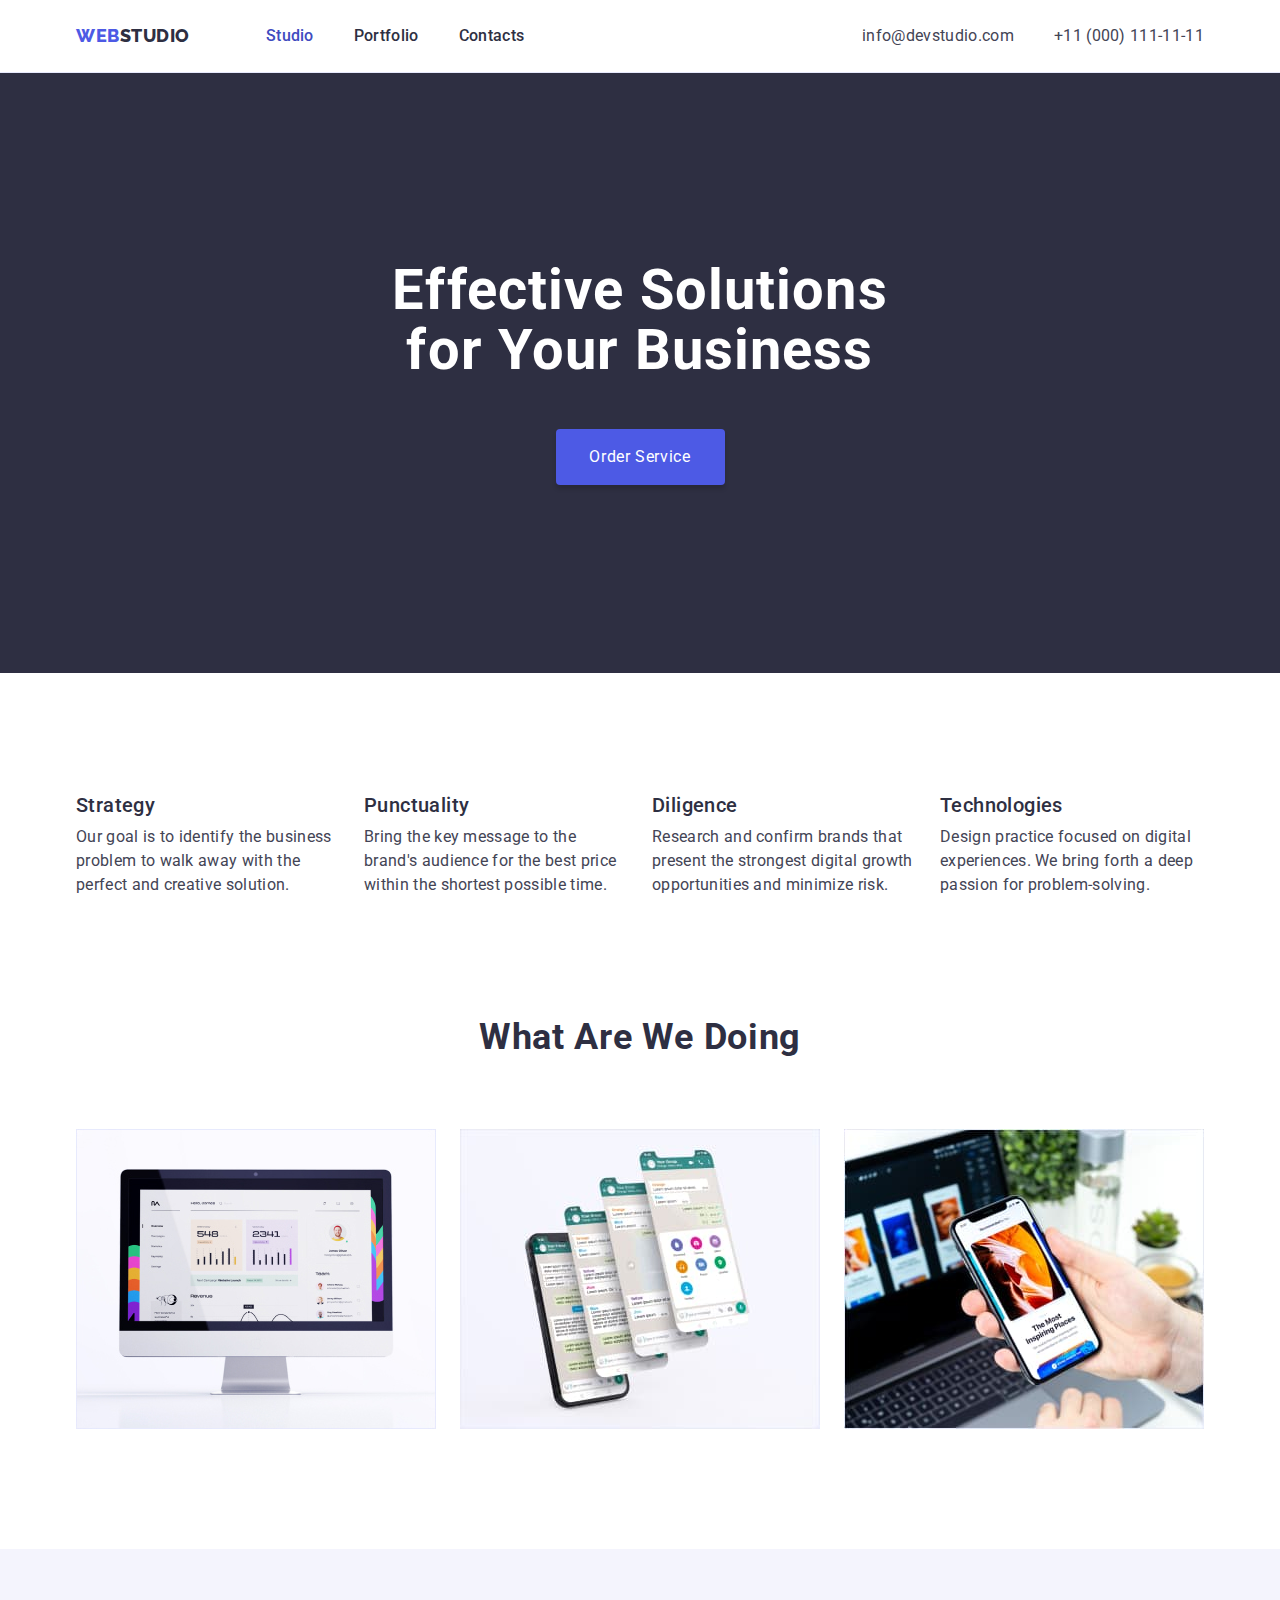
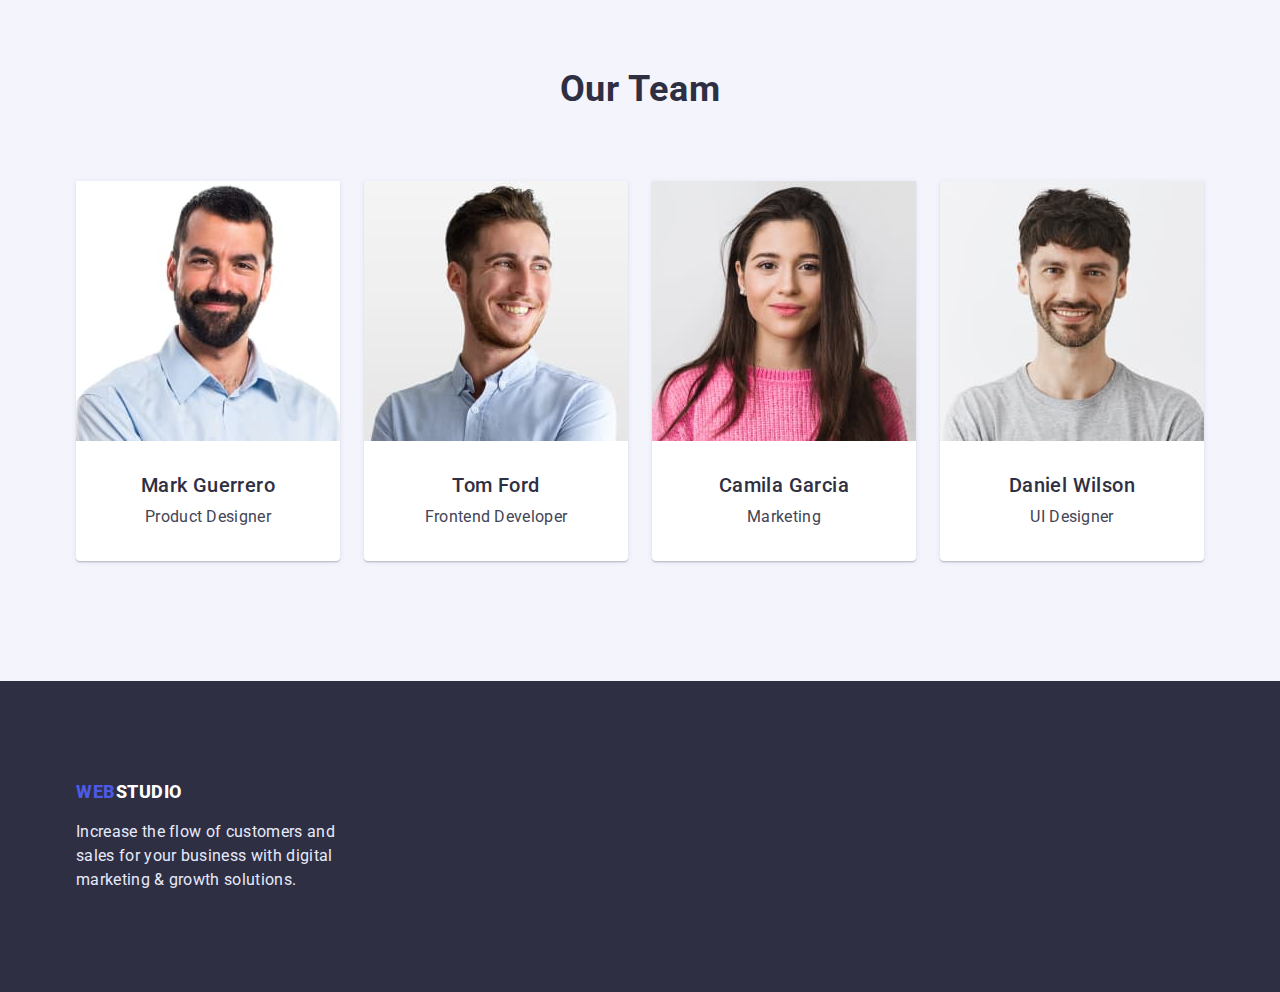
<file: index.html>
<!DOCTYPE html>
<html lang="en">
  <head>
    <meta charset="UTF-8" />
    <meta http-equiv="X-UA-Compatible" content="IE=edge" />
    <meta name="viewport" content="width=device-width, initial-scale=1.0" />
    <link
      href=" https://cdn.jsdelivr.net/npm/modern-normalize@1.1.0/modern-normalize.min.css "
      rel="stylesheet"
    />
    <link rel="stylesheet" href="./css/styles.css" />
    <link rel="preconnect" href="https://fonts.googleapis.com" />
    <link rel="preconnect" href="https://fonts.gstatic.com" crossorigin />
    <link
      href="https://fonts.googleapis.com/css2?family=Raleway:wght@800&family=Roboto:wght@400;500;700;900&display=swap"
      rel="stylesheet"
    />
    <title>WebStudio - Homepage</title>
  </head>
  <body>
    <!-- Header -->
    <header class="header">
      <div class="container header-items">
        <nav class="site-nav">
          <a href="./index.html" class="nav-logo link">
            <span>WEB</span>STUDIO
          </a>
          <ul class="site-nav list">
            <li class="site-nav item">
              <a href="./index.html" class="nav-link link current">Studio</a>
            </li>
            <li class="site-nav item">
              <a href="./portfolio.html" class="nav-link link">Portfolio</a>
            </li>
            <li class="site-nav item">
              <a href="" class="nav-link link">Contacts</a>
            </li>
          </ul>
        </nav>
        <address class="address">
          <ul class="contacts">
            <li class="contacts list">
              <a href="mailto:info@devstudio.com" class="contacts-link link"
                >info@devstudio.com</a
              >
            </li>
            <li class="contacts list">
              <a href="tel:+110001111111" class="contacts-link link"
                >+11 (000) 111-11-11</a
              >
            </li>
          </ul>
        </address>
      </div>
    </header>
    <!-- Hero section -->
    <main>
      <section class="hero">
        <div class="container">
          <h1 class="hero-title">
            Effective Solutions<br />
            for Your Business
          </h1>
          <button type="button" class="hero-button">Order Service</button>
        </div>
      </section>
      <!-- Our strengths section -->
      <section class="section about">
        <div class="container">
          <h2 class="hidden">Our strengths</h2>
          <ul class="about-list">
            <li class="about-item list">
              <h3 class="about-title">Strategy</h3>
              <p class="about-text">
                Our goal is to identify the business problem to walk away with
                the perfect and creative solution.
              </p>
            </li>
            <li class="about-item list">
              <h3 class="about-title">Punctuality</h3>
              <p class="about-text">
                Bring the key message to the brand's audience for the best price
                within the shortest possible time.
              </p>
            </li>
            <li class="about-item list">
              <h3 class="about-title">Diligence</h3>
              <p class="about-text">
                Research and confirm brands that present the strongest digital
                growth opportunities and minimize risk.
              </p>
            </li>
            <li class="about-item list">
              <h3 class="about-title">Technologies</h3>
              <p class="about-text">
                Design practice focused on digital experiences. We bring forth a
                deep passion for problem-solving.
              </p>
            </li>
          </ul>
        </div>
      </section>
      <!-- What are we doing section -->
      <section class="works">
        <div class="container">
          <h2 class="section-title">What are we doing</h2>
          <ul class="works-list list">
            <li class="product-item">
              <img
                class="photo"
                src="./images/wd1.jpg"
                alt="Computer"
                width="360"
                height="300"
              />
            </li>
            <li class="product-item">
              <img
                src="./images/wd2.jpg"
                alt="Phones"
                width="360"
                height="300"
              />
            </li>
            <li class="product-item">
              <img src="./images/wd3.jpg" alt="App" width="360" height="300" />
            </li>
          </ul>
        </div>
      </section>
      <!-- Our Team section -->
      <section class="section team">
        <div class="container team">
          <h2 class="section-title team">Our Team</h2>
          <ul class="team-list">
            <li class="team-item list">
              <img
                src="./images/markguerrero.jpg"
                alt="Mark Guerrero"
                width="264"
                height="260"
              />
              <div class="team-border">
                <h3 class="team-names">Mark Guerrero</h3>
                <p class="team-role">Product Designer</p>
              </div>
            </li>
            <li class="team-item list">
              <img
                src="./images/tomford.jpg"
                alt="Tom Ford"
                width="264"
                height="260"
              />
              <div class="team-border">
                <h3 class="team-names">Tom Ford</h3>
                <p class="team-role">Frontend Developer</p>
              </div>
            </li>
            <li class="team-item list">
              <img
                src="./images/camilagarcia.jpg"
                alt="Camila Garcia"
                width="264"
                height="260"
              />
              <div class="team-border">
                <h3 class="team-names">Camila Garcia</h3>
                <p class="team-role">Marketing</p>
              </div>
            </li>
            <li class="team-item list">
              <img
                src="./images/danielwilson.jpg"
                alt="Daniel Wilson"
                width="264"
                height="260"
              />
              <div class="team-border">
                <h3 class="team-names">Daniel Wilson</h3>
                <p class="team-role">UI Designer</p>
              </div>
            </li>
          </ul>
        </div>
      </section>
    </main>
    <!-- Footer -->
    <footer class="footer">
      <div class="container footer-item">
        <a href="./index.html" class="blue link">
          WEB<span class="white">STUDIO</span>
        </a>

        <p class="footer-text">
          Increase the flow of customers and sales for your business with
          digital marketing & growth solutions.
        </p>
      </div>
    </footer>
  </body>
</html>
</file>
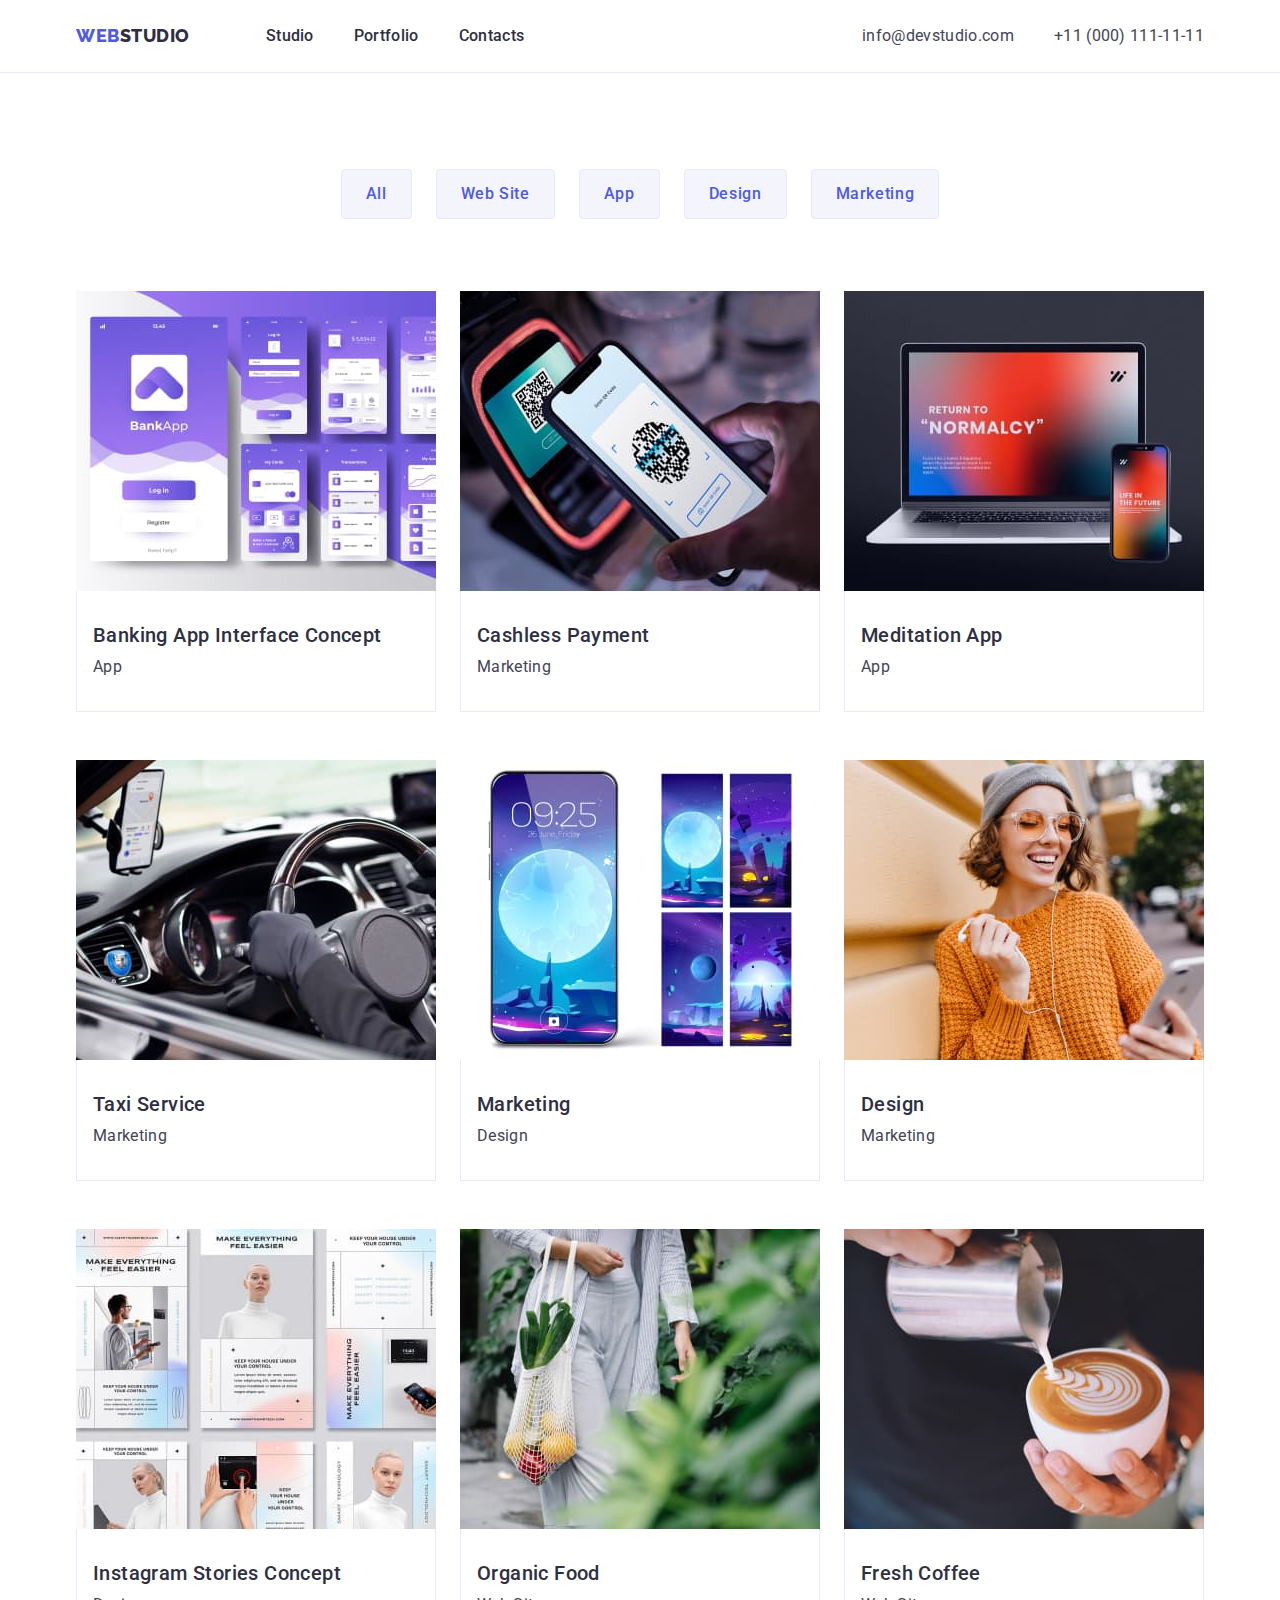
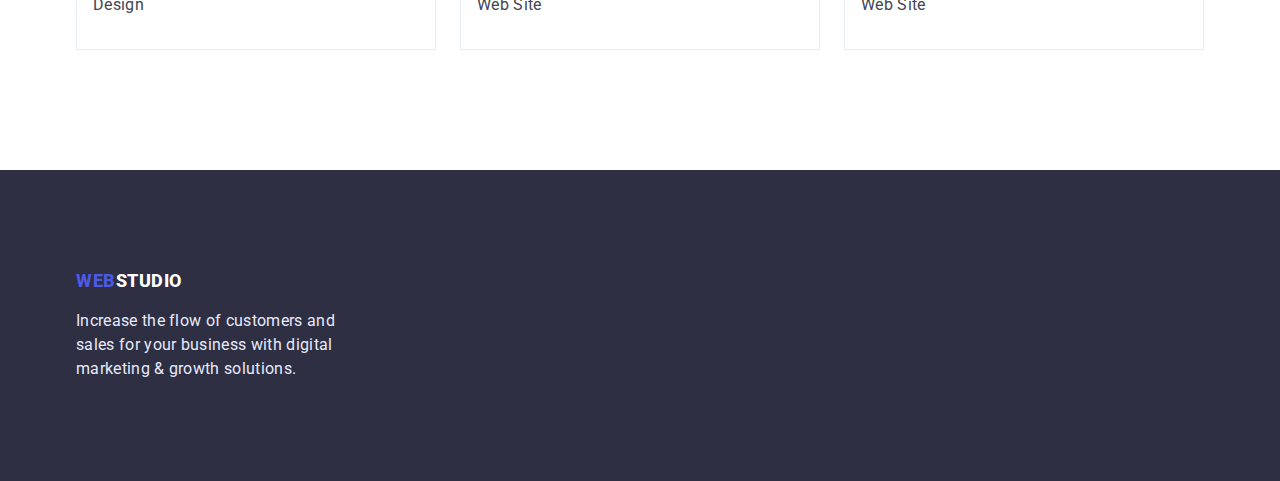
<file: portfolio.html>
<!DOCTYPE html>
<html lang="en">
  <head>
    <meta charset="UTF-8" />
    <meta http-equiv="X-UA-Compatible" content="IE=edge" />
    <meta name="viewport" content="width=device-width, initial-scale=1.0" />
    <link
      href=" https://cdn.jsdelivr.net/npm/modern-normalize@1.1.0/modern-normalize.min.css "
      rel="stylesheet"
    />
    <link rel="stylesheet" href="./css/styles.css" />
    <link rel="preconnect" href="https://fonts.googleapis.com" />
    <link rel="preconnect" href="https://fonts.gstatic.com" crossorigin />
    <link
      href="https://fonts.googleapis.com/css2?family=Raleway:wght@800&family=Roboto:wght@400;500;700;900&display=swap"
      rel="stylesheet"
    />
    <title>WebStudio - Portfolio</title>
  </head>
  <body>
    <!-- Header -->
    <header class="header">
      <div class="container header-items">
        <nav class="site-nav">
          <a href="./index.html" class="nav-logo link">
            <span>WEB</span>STUDIO
          </a>
          <ul class="site-nav list">
            <li class="site-nav item">
              <a href="./index.html" class="nav-link link">Studio</a>
            </li>
            <li class="site-nav item">
              <a href="./portfolio.html" class="nav-link link">Portfolio</a>
            </li>
            <li class="site-nav item">
              <a href="" class="nav-link link">Contacts</a>
            </li>
          </ul>
        </nav>
        <address class="address">
          <ul class="contacts">
            <li class="contacts list">
              <a href="mailto:info@devstudio.com" class="contacts-link link"
                >info@devstudio.com</a
              >
            </li>
            <li class="contacts list">
              <a href="tel:+110001111111" class="contacts-link link"
                >+11 (000) 111-11-11</a
              >
            </li>
          </ul>
        </address>
      </div>
    </header>
    <!-- Main -->
    <main class="mainport">
      <!-- Button section -->

      <section class="filters">
        <div class="container">
          <h1 class="hidden">Buttons List</h1>
          <ul class="buttons-list list">
            <li class="btn-list">
              <button type="button" class="button-light">All</button>
            </li>
            <li class="btn-list">
              <button type="button" class="button-light">Web Site</button>
            </li>
            <li class="btn-list">
              <button type="button" class="button-light">App</button>
            </li>
            <li class="btn-list">
              <button type="button" class="button-light">Design</button>
            </li>
            <li class="btn-list">
              <button type="button" class="button-light">Marketing</button>
            </li>
          </ul>

          <!-- Main section images -->

          <ul class="apps list">
            <li class="apps-item">
              <a href="" class="apps-link link">
                <img src="./images/portfolio1.jpg" alt="" />
                <div class="apps-border">
                  <h2 class="apps-title">Banking App Interface Concept</h2>
                  <p class="apps-type">App</p>
                </div>
              </a>
            </li>
            <li class="apps-item">
              <a href="" class="apps-link link">
                <img
                  src="./images/portfolio2.jpg"
                  alt=""
                  width="360"
                  height="300"
                />
                <div class="apps-border">
                  <h2 class="apps-title">Cashless Payment</h2>
                  <p class="apps-type">Marketing</p>
                </div>
              </a>
            </li>
            <li class="apps-item">
              <a href="" class="apps-link link">
                <img
                  src="./images/portfolio3.jpg"
                  alt=""
                  width="360"
                  height="300"
                />
                <div class="apps-border">
                  <h2 class="apps-title">Meditation App</h2>
                  <p class="apps-type">App</p>
                </div></a
              >
            </li>
            <li class="apps-item">
              <a href="" class="apps-link link">
                <img
                  src="./images/portfolio4.jpg"
                  alt=""
                  width="360"
                  height="300"
                />
                <div class="apps-border">
                  <h2 class="apps-title">Taxi Service</h2>
                  <p class="apps-type">Marketing</p>
                </div></a
              >
            </li>
            <li class="apps-item">
              <a href="" class="apps-link link">
                <img
                  src="./images/portfolio5.jpg"
                  alt=""
                  width="360"
                  height="300"
                />
                <div class="apps-border">
                  <h2 class="apps-title">Marketing</h2>
                  <p class="apps-type">Design</p>
                </div></a
              >
            </li>
            <li class="apps-item">
              <a href="" class="apps-link link">
                <img
                  src="./images/portfolio6.jpg"
                  alt=""
                  width="360"
                  height="300"
                />
                <div class="apps-border">
                  <h2 class="apps-title">Design</h2>
                  <p class="apps-type">Marketing</p>
                </div></a
              >
            </li>
            <li class="apps-item">
              <a href="" class="apps-link link">
                <img
                  src="./images/portfolio7.jpg"
                  alt=""
                  width="360"
                  height="300"
                />
                <div class="apps-border">
                  <h2 class="apps-title">Instagram Stories Concept</h2>
                  <p class="apps-type">Design</p>
                </div></a
              >
            </li>
            <li class="apps-item">
              <a href="" class="apps-link link">
                <img
                  src="./images/portfolio8.jpg"
                  alt=""
                  width="360"
                  height="300"
                />
                <div class="apps-border">
                  <h2 class="apps-title">Organic Food</h2>
                  <p class="apps-type">Web Site</p>
                </div></a
              >
            </li>
            <li class="apps-item">
              <a href="" class="apps-link link">
                <img
                  src="./images/portfolio9.jpg"
                  alt=""
                  width="360"
                  height="300"
                />
                <div class="apps-border">
                  <h2 class="apps-title">Fresh Coffee</h2>
                  <p class="apps-type">Web Site</p>
                </div></a
              >
            </li>
          </ul>
        </div>
      </section>
      <!-- Footer -->
      <footer class="footer">
        <div class="container footer-item">
          <a href="./index.html" class="blue link">
            WEB<span class="white">STUDIO</span>
          </a>

          <p class="footer-text">
            Increase the flow of customers and sales for your business with
            digital marketing & growth solutions.
          </p>
        </div>
      </footer>
    </main>
  </body>
</html>
</file>
<file: css/styles.css>
:root {
  --main-color: #2e2f42;
  --secondary-color: #434455;
  --white-color: #ffffff;
  --accent-color: #404bbf;
  --button-color: #4d5ae5;
}

body {
  background-color: var(--white-color);
  font-family: "Roboto", sans-serif;
  font-size: 16px;
  color: var(--main-color);
}

h1,
h2,
h3,
h4,
p {
  margin-top: 0;
  margin-bottom: 0;
}
ul,
ol {
  padding-left: 0;
  margin-top: 0;
  margin-bottom: 0;
}
button {
  cursor: pointer;
}
img {
  display: block;
}
.link {
  text-decoration: none;
  font: inherit;
}
.list {
  list-style: none;
}

/* Global STYLES */

.container {
  width: 1158px;
  margin: 0 auto;
  padding: 0 15px;
}

.section-title {
  color: var(--main-color);
  font-size: 36px;
  line-height: 1.111;
  text-transform: capitalize;
  letter-spacing: 0.02em;
  text-align: center;
  margin-bottom: 72px;
}

.hidden {
  position: absolute;
  width: 1px;
  height: 1px;
  margin: -1px;
  border: 0;
  padding: 0;
  white-space: nowrap;
  clip-path: inset(100%);
  clip: rect(0 0 0 0);
  overflow: hidden;
}

.section {
  padding: 120px 0;
}

/* Header */

.site-nav {
  display: flex;
  align-items: center;
  gap: 76px;
}
.header-items {
  display: flex;
  align-items: center;
}
.nav-logo {
  color: var(--main-color);
  padding: 24px 0;
  font-family: "Raleway", sans-serif;
  font-weight: 800;
  font-size: 18px;
  line-height: 1.333;
  letter-spacing: 0.03em;
  text-transform: uppercase;
}

.site-nav span {
  color: var(--button-color);
}

.site-nav.list {
  display: flex;
  gap: 40px;
}

.nav-link {
  color: var(--main-color);
  font-weight: 500;
  line-height: 1.5;
  letter-spacing: 0.02em;
  padding: 24px 0;
}
.current {
  color: var(--accent-color);
}
.nav-link:hover,
.nav-link:focus,
.contacts-link:hover,
.contacts-link:focus {
  color: var(--accent-color);
}
.address {
  margin-left: 0 auto;
}

.contacts {
  display: flex;
  gap: 40px;
  margin-left: 0 auto;
}
.address {
  display: flex;
  margin-left: auto;
}
.contacts-link {
  color: var(--secondary-color);

  font-style: normal;
  line-height: 1.5;
  letter-spacing: 0.02em;
  margin-left: 0 auto;
  padding: 24px 0;
}

/* HERO SECTION */

.hero {
  background-color: var(--main-color);
  text-align: center;
  padding: 188px 0;
  border-top: 1px solid #e7e9fc;
}

.hero-title {
  color: var(--white-color);
  width: 496px;
  margin: 0 auto;
  margin-bottom: 48px;
  font-size: 56px;
  line-height: 1.07;
  text-align: center;
  letter-spacing: 0.02em;
}

.hero-button {
  color: var(--white-color);
  background: var(--button-color);
  min-width: 169px;
  padding: 16px 32px;
  border: 0;
  border-radius: 4px;
  box-shadow: 0px 4px 4px rgba(0, 0, 0, 0.15);
  font-size: 16px;
  line-height: 1.5;
  letter-spacing: 0.04em;
}

.hero-button:hover,
.hero-button:focus {
  background: var(--accent-color);
}

/* ABOUT TITLE */

/* .about-title {
  display: flex;
  gap: 22px;
} */
.about-item.list {
  flex-basis: calc((100% - 24px * 3) / 4);
}
.about-list {
  text-align: left;
  display: flex;
  gap: 24px;
  letter-spacing: 0.02em;
}
.about-title {
  font-size: 20px;
  font-weight: 500;
  line-height: 1.2;
  letter-spacing: 0.02em;
  margin-bottom: 8px;
}

.about-text {
  line-height: 1.5;
  letter-spacing: 0.02em;
  color: var(--secondary-color);
}

/* ABOUT US */
.works {
  padding-bottom: 120px;
}
.works-list {
  display: flex;
  flex-wrap: wrap;
  gap: 24px;
}

.product-item {
  flex-basis: calc((100% - 48px) / 3);
}

/* OUR TEAM */
.team {
  background-color: #f4f4fd;
}

.team-list {
  display: flex;
  flex-wrap: wrap;
  text-align: center;
  gap: 24px;
}

.team-item {
  flex-basis: calc((100% - 24px * 3) / 4);
}

.team-item {
  background-color: var(--white-color);
  border-radius: 0px 0px 4px 4px;
  box-shadow: 0px 1px 6px rgba(46, 47, 66, 0.08),
    0px 1px 1px rgba(46, 47, 66, 0.16), 0px 2px 1px rgba(46, 47, 66, 0.08);
}

.team-border {
  padding: 32px 16px;
}

.team-names {
  font-size: 20px;
  font-weight: 500;
  line-height: 1.2;
  margin-bottom: 8px;
  letter-spacing: 0.02em;
}

.team-role {
  line-height: 1.5;
  letter-spacing: 0.02em;
  color: var(--secondary-color);
}

/* FOOTER SECTION */
.footer {
  padding: 100px 0;
  background-color: var(--main-color);
}

.footer-text {
  line-height: 1.5;
  letter-spacing: 0.02em;
  color: #e7e9fc;
  width: 264px;
}

.filters {
  border-top: 1px solid #e7e9fc;
  padding: 96px 0 120px;
}

.buttons-list {
  margin-bottom: 72px;
  display: flex;
  justify-content: center;
  gap: 24px;
}

.button-light {
  font-weight: 500;
  font-size: 16px;
  line-height: 1.5;
  text-align: center;
  letter-spacing: 0.04em;

  color: var(--button-color);
  background-color: #f4f4fd;
  border-radius: 4px;
  padding: 12px 24px;
  border: 1px solid #e7e9fc;
  cursor: pointer;
}

.button-light:hover,
.button-light:focus {
  background: var(--accent-color);
  color: var(--white-color);
  box-shadow: 0px 3px 1px rgba(0, 0, 0, 0.1), 0px 2px 1px rgba(0, 0, 0, 0.08),
    0px 2px 2px rgba(0, 0, 0, 0.12);
  border: 1px solid var(--accent-color);
}

.apps {
  text-decoration: none;
  text-decoration: none;
  display: flex;
  flex-wrap: wrap;
  column-gap: 24px;
  row-gap: 48px;
}

.apps-item {
  text-decoration: none;
  flex-basis: calc((100% - 48px) / 3);
}

.apps-border {
  border: 1px solid #e7e9fc;
  border-top: none;
  text-decoration: none;
  padding: 32px 16px;
}

.apps-title {
  font-weight: 500;
  font-size: 20px;
  line-height: 1.2;
  letter-spacing: 0.02em;
  text-decoration: none;
  margin-bottom: 8px;
  color: var(--main-color);
}

.apps-type {
  line-height: 1.5;
  letter-spacing: 0.02em;
  color: var(--secondary-color);
}
.blue {
  color: var(--button-color);
  font-size: 18px;
  font-weight: 800;
  letter-spacing: 0.03em;
  text-transform: uppercase;
  line-height: 1.17em;
}
.white {
  color: var(--white-color);
  font-size: 18px;
  font-weight: 800;
  letter-spacing: 0.03em;
  text-transform: uppercase;
  line-height: 1.17em;
}
.footer-text {
  margin-top: 17.5px;
}
</file>
